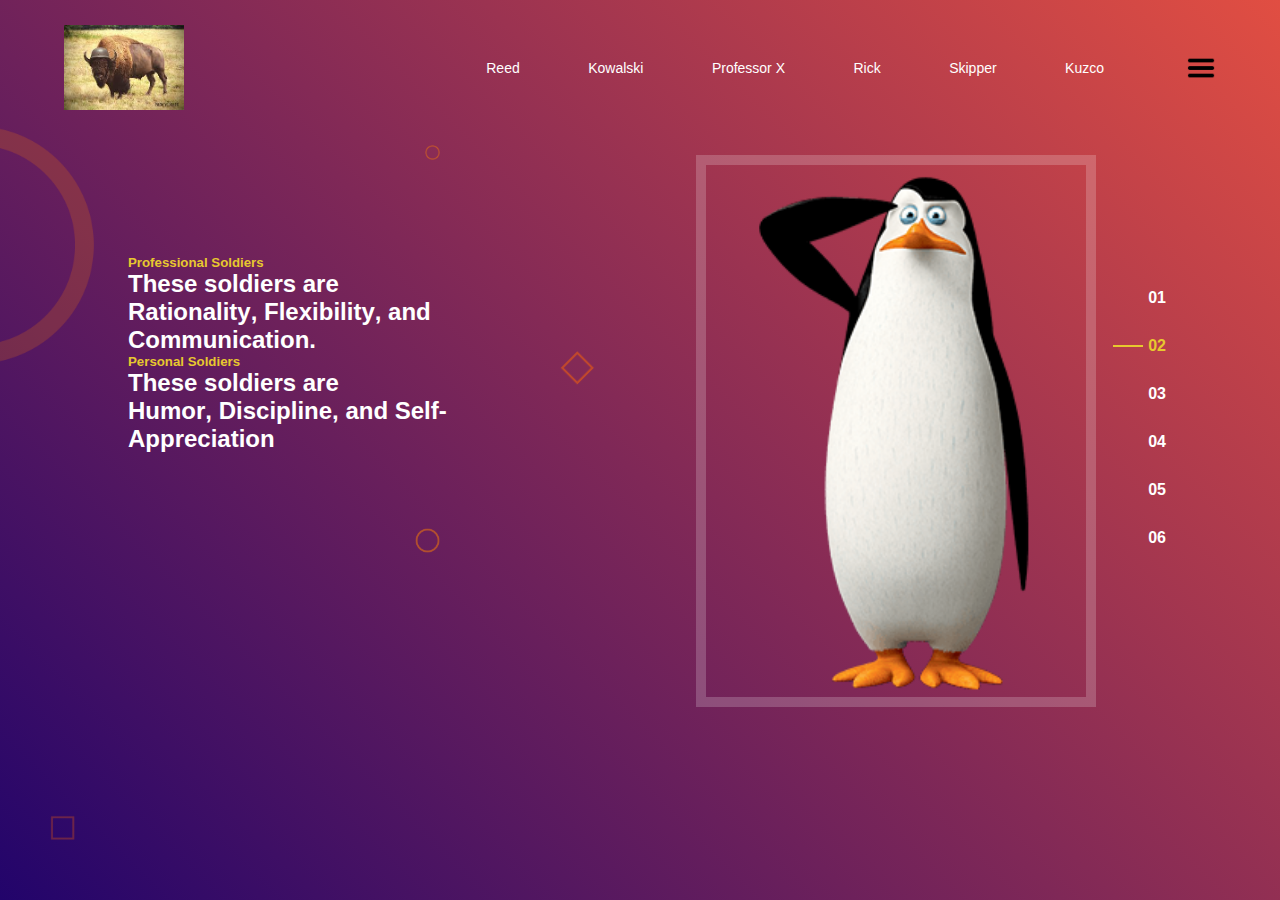
<file: index.html>
<!DOCTYPE html>
<html lang="en">
  <head>
    <link rel="stylesheet" href="index.css" />
    <meta charset="UTF-8" />
    <meta http-equiv="X-UA-Compatible" content="IE=edge" />
    <meta name="viewport" content="width=device-width, initial-scale=1.0" />
    <title>Buffalo Soldiers</title>
  </head>
  <body>
    <div class="container">
      <div class="navbar">
        <img src="/images/buffalo.jfif" class="logo" />
        <nav>
          <ul>
            <li><a href="">Reed</a></li>
            <li><a href="">Kowalski</a></li>
            <li><a href="">Professor X</a></li>
            <li><a href="">Rick</a></li>
            <li><a href="">Skipper</a></li>
            <li><a href="">Kuzco</a></li>
          </ul>
        </nav>
        <img src="images/menuIcon.png" class="menu-icon" />
      </div>
      <div class="row">
        <div class="col">
          <div class="text-box">
            <h5>Professional Soldiers</h5>
            <h2>
              These soldiers are <br> <b>Rationality</b>, <b>Flexibility</b>, and
              <b>Communication</b>.
            </h2>
            <h5>Personal Soldiers</h5>
            <h2>
              These soldiers are <br> <b>Humor</b>, <b>Discipline</b>, and
              <b>Self-Appreciation</b>
            </h2>
          </div>
          <img src="images/circlee.png" class="small-icon1" />
          <img src="images/circlee.png" class="small-icon2" />
          <img src="images/square.png" class="small-icon3" />
        </div>
        <div class="col">
          <div class="gallery-box">
            <img src="images/kowalskii.png" alt="rationality" id="gallery" />
            <ul>
              <li class="btn">01</li>
              <li class="btn active">02</li>
              <li class="btn">03</li>
              <li class="btn">04</li>
              <li class="btn">05</li>
              <li class="btn">06</li>
            </ul>
          </div>
        </div>
      </div>
      <img src="images/circlee.png" class="small-icon4" />
      <img src="images/square.png" class="small-icon5" />
    </div>
    <script>
      let btn = document.getElementsByClassName("btn");
      let gallery = document.getElementById("gallery");
      let images = new Array(
        "images/reed.webp",
        "images/kowalskii.png",
        "images/professor.png",
        "images/Rick.png",
        "images/skipper.png",
        "images/kuzco.png"
      );

      for (let i = 0; i < btn.length; i++) {
        btn[i].onclick = function () {
          gallery.src = images[i];
          let current = document.getElementsByClassName("active");
          current[0].className = current[0].className.replace("active", "");
          this.className += " active";
        };
      }
    </script>
  </body>
</html>
</file>
<file: index.css>
* {
    margin: 0;
    padding: 0;
    font-family: sans-serif;
}

.container {
    width: 100%;
    min-height: 100vh;
    background: linear-gradient(45deg, #22046b, #e14e42);
    color: #fff;
    position: relative;
}

.navbar {
    width: 90%;
    height: 15vh;
    margin: auto;
    display: flex;
    align-items: center;
}

.logo {
    width: 120px;
    cursor: pointer;
}

.menu-icon {
    width: 30px;
    cursor: pointer;
    margin-left: 80px;
}

nav {
    flex: 1;
    text-align: right;
}

nav ul li {
    list-style: none;
    display: inline-block;
    margin-left: 60px;
}

nav ul li a {
    text-decoration: none;
    color: #fff;
    font-size: 14px;
    padding: 5px 2px;
}

nav ul li a:hover {
    color: #e7c82f;
}

.row {
    width: 80%;
    min-height: 85vh;
    margin: auto;
    display: flex;
    flex-wrap: wrap;

}

.col {
    margin: 20px 0;
    flex-basis: 50%;
    min-width: 300px;
    height: 100%;
    position: relative;
}

.text-box {
    max-width: 400px;
    margin-top: 100px;
}

.text-box h5 {
    color: #e7c82f;
}

.text-box h1 {
    font-size: 50px;
    font-weight: 100;
    letter-spacing: 3px;
    line-height: 65px;
}

.gallery-box {
    max-width: 400px;
    position: relative;
    margin: auto;
}

.gallery-box img {
    width: 100%;
    border: 10px solid rgba(255,255,255,0.2);
    box-sizing: border-box;
}

.gallery-box ul {
    position: absolute;
    right: -100px;
    top: 50%;
    transform: translateY(-50%);
}

.gallery-box ul li {
    list-style: none;
    font-size: 16px;
    font-weight: bold;
    padding: 0px 30px;
    margin-bottom: 30px;
    cursor: pointer;
    position: relative;
}

.gallery-box .active {
    color: #e7c82f;
}

.gallery-box ul li::after {
    content: '';
    width: 30px;
    height: 2px;
    background: transparent;
    position: absolute;
    top: 8px;
    left: -5px;
}

.gallery-box .active::after {
    background: #e7c82f;
}

.small-icon1 {
    width: 15px;
    position: absolute;
    right: 200px;
    top: -10px;
}

.small-icon2 {
    width: 25px;
    position: absolute;
    right: 200px;
    bottom: -100px;
}

.small-icon3 {
    width: 25px;
    position: absolute;
    right: 50px;
    top: 200px;
    opacity: 0.5;
    transform: rotate(45deg);
}

.small-icon4 {
    width: 250px;
    position: absolute;
    top: 120px;
    left: -150px;
    opacity: 0.4;
}

.small-icon5 {
    width: 25px;
    position: absolute;
    bottom: 60px;
    left: 50px;
    opacity: 0.3;
}
</file>
